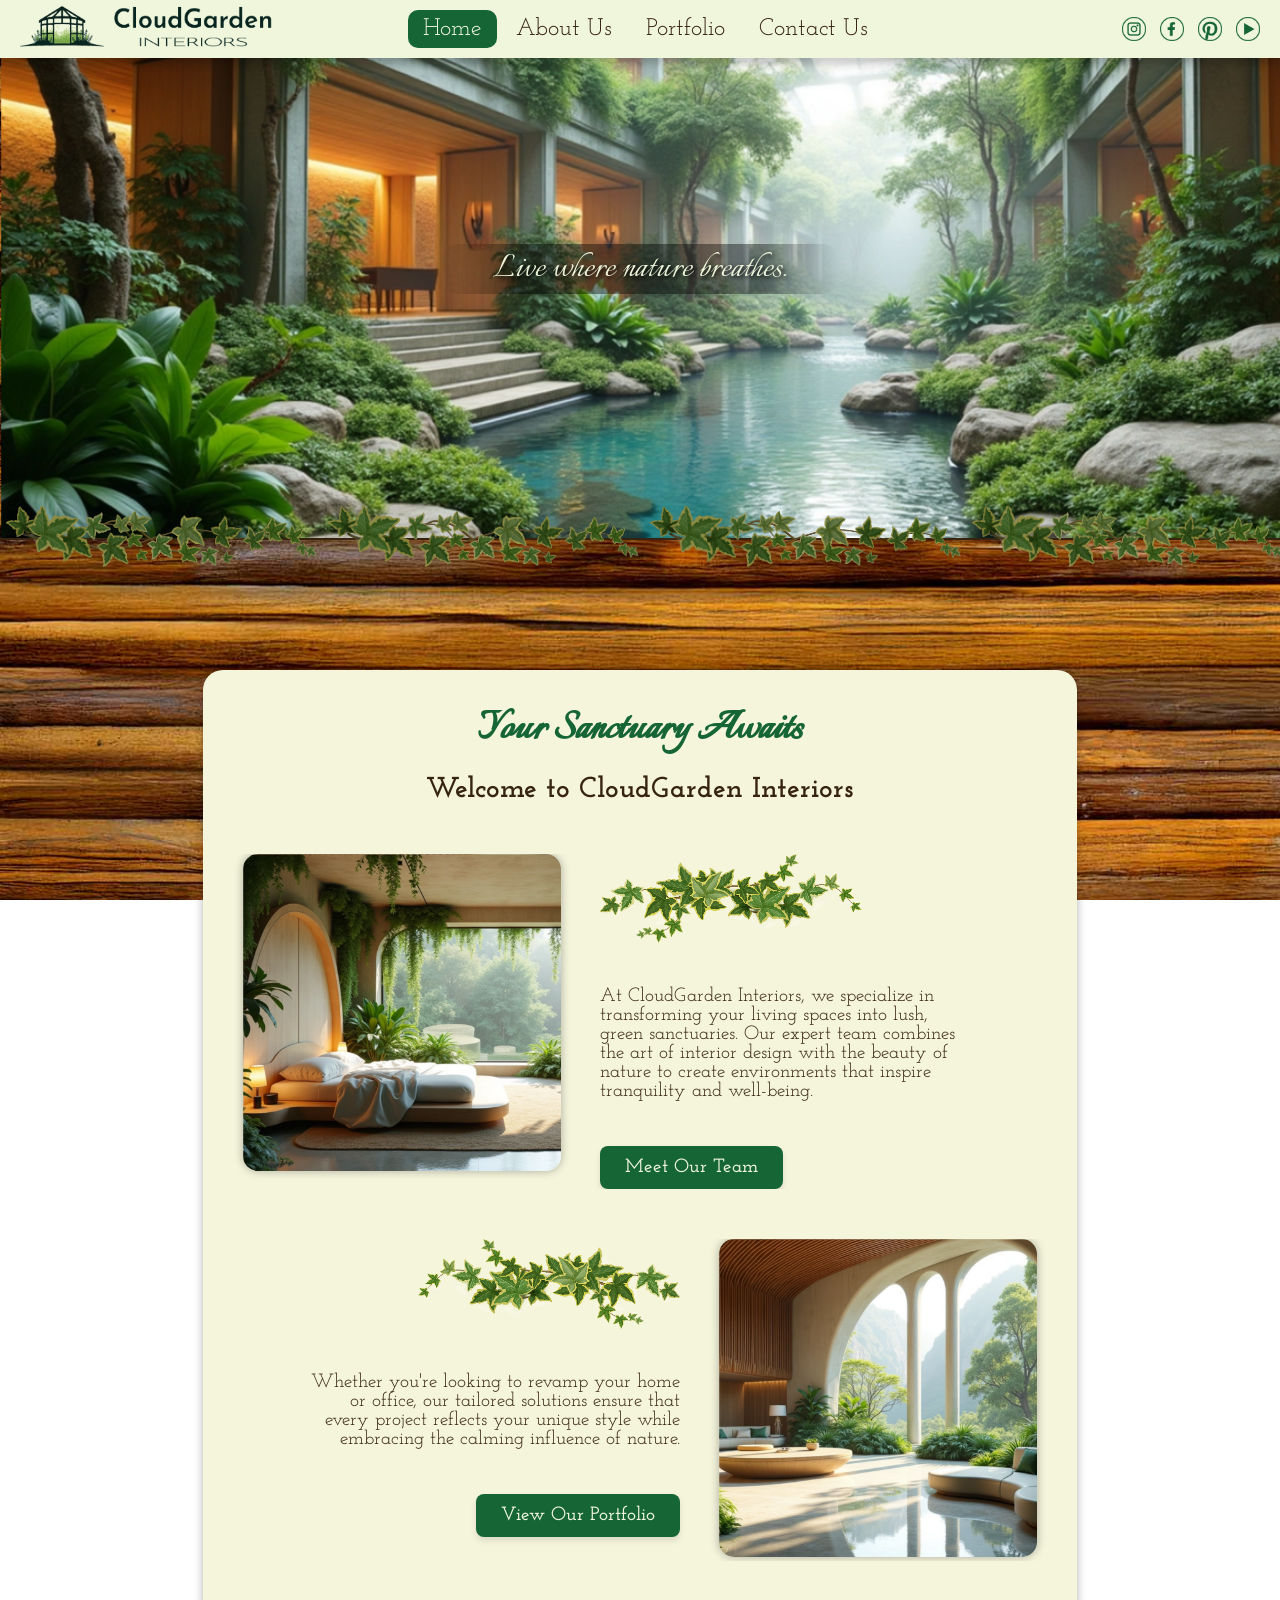
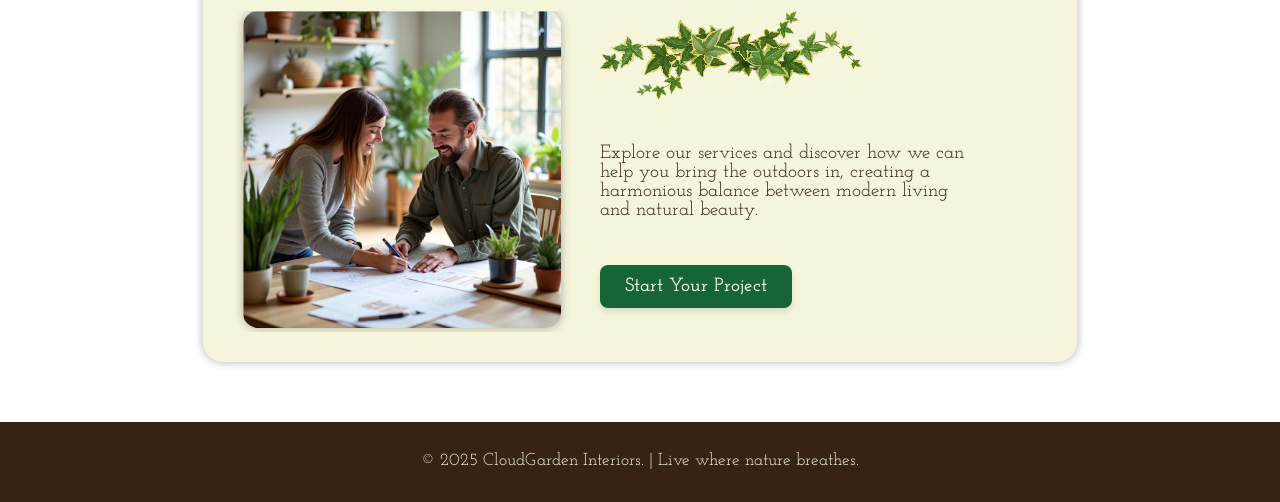
<file: index.html>
<!DOCTYPE html>
<html lang="en">
<head>
  <meta charset="UTF-8">
  <meta name="viewport" content="width=device-width, initial-scale=1.0">
  <link rel="preconnect" href="https://fonts.googleapis.com">
  <link rel="preconnect" href="https://fonts.gstatic.com" crossorigin>
  <link href="https://fonts.googleapis.com/css2?family=Italianno&family=Josefin+Slab:ital,wght@0,100..700;1,100..700;display=swap" rel="stylesheet">
  <link rel="stylesheet" href="css/app.css">
  <title>CloudGarden Interiors Home</title>
</head>
<body>
  <header>
    <p id="headerSlogan">Live where nature breathes.</p>
  </header>

  <div id="fixedNavBar">
    <div id="logo" class="navElement">
      <a href="index.html">
        <img src="assets/images/cloudgarden-logo.png" alt="Cloudgarden Logo">
      </a>
    </div>
    <nav id="desktopNav">
      <a class="navLink active" href="index.html">Home</a>
      <a class="navLink" href="about.html">About Us</a>
      <a class="navLink" href="portfolio.html">Portfolio</a>
      <a class="navLink" href="contact.html">Contact Us</a>
    </nav>
    <button id="menuToggle" aria-label="Toggle Navigation">
      <svg viewBox="0 0 100 80" width="25" height="25" fill="#333">
        <rect width="100" height="15"></rect>
        <rect y="30" width="100" height="15"></rect>
        <rect y="60" width="100" height="15"></rect>
      </svg>
    </button>
    <div id="socialIcons" class="navElement">
      <span>
        <a href="https://www.instagram.com/" target="_blank"> <img src="assets/images/instagram.png" alt="Instagram"></a>
        <a href="https://www.facebook.com/" target="_blank"> <img src="assets/images/facebook.png" alt="Facebook"></a>
        <a href="http://pinterest.com/" target="_blank"> <img src="assets/images/pinterest.png" alt="Pinterest"></a>
        <a href="https://youtube.com/" target="_blank"> <img src="assets/images/youtube.png" alt="Youtube"></a>
      </span>
    </div>
  </div>

  <div id="mobileMenu">
  </div>

  <main id="contentArea">
    <section>
      <div class="contentBox">
        <div>
          <h1>Your Sanctuary Awaits</h1>
        </div>
        <div>
          <h2>Welcome to CloudGarden Interiors</h2>
        </div>
        <div class="introBlurb">
          <div class="blurbLeft">
            <img class="introImg" src="assets/images/bedroom.png" alt="Biophilic Bedroom Design">
          </div>
          <div class="blurbRight">
            <div>
              <img class="blurbVine" src="assets/images/vine1.png" alt="vines">
            </div>
            <div>
              <p class="introText">At CloudGarden Interiors, we specialize in transforming your living spaces into lush, green sanctuaries. Our expert team combines the art of interior design with the beauty of nature to create environments that inspire tranquility and well-being.</p>
            </div>
            <div>
              <a class="ctaButton" href="about.html">Meet Our Team</a>
            </div>
          </div>
        </div>
        <div class="introBlurb">
          <div class="blurbLeft">
            <img class="introImg" src="assets/images/room.png" alt="Biolilic Living Room Design">
          </div>
          <div class="blurbRight">
            <div>
              <img class="blurbVine" src="assets/images/vine1.png" alt="vines">
            </div>
            <div>
              <p class="introText">Whether you're looking to revamp your home or office, our tailored solutions ensure that every project reflects your unique style while embracing the calming influence of nature.</p>
            </div>
            <div>
              <a class="ctaButton" href="portfolio.html">View Our Portfolio</a>
            </div>
          </div>
        </div>
        <div class="introBlurb">
          <div class="blurbLeft">
            <img class="introImg" src="assets/images/planning.png" alt="Bioliphic Design Planning">
          </div>
          <div class="blurbRight">
            <div>
              <img class="blurbVine" src="assets/images/vine1.png" alt="vines">
            </div>
            <div>
              <p class="introText">Explore our services and discover how we can help you bring the outdoors in, creating a harmonious balance between modern living and natural beauty.</p>
            </div>
            <div>
              <a class="ctaButton" href="contact.html">Start Your Project</a>
            </div>
          </div>
        </div>
      </div>
    </section>
  </main>

  <footer>
    <p>&copy; 2025 CloudGarden Interiors. | Live where nature breathes.</p>
  </footer>

  <script src="js/app.js"></script>
</body>
</html>
</file>
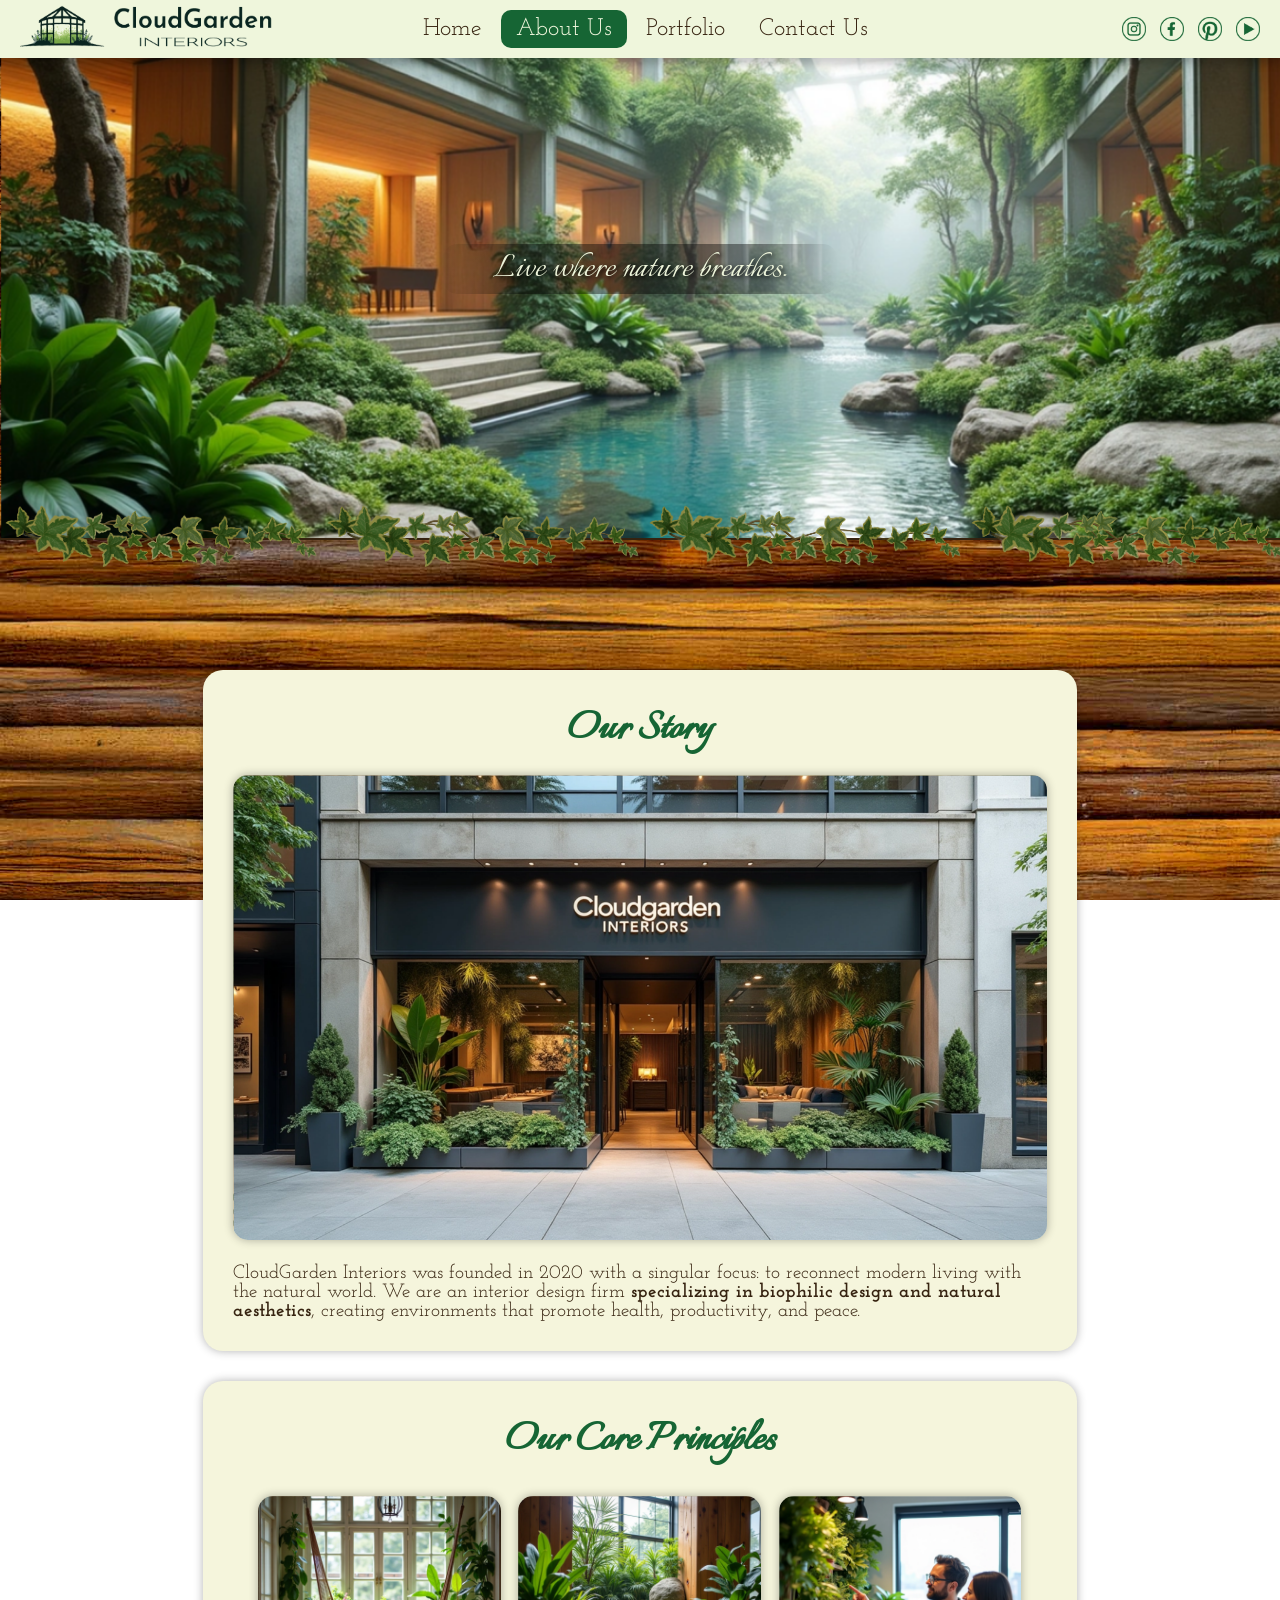
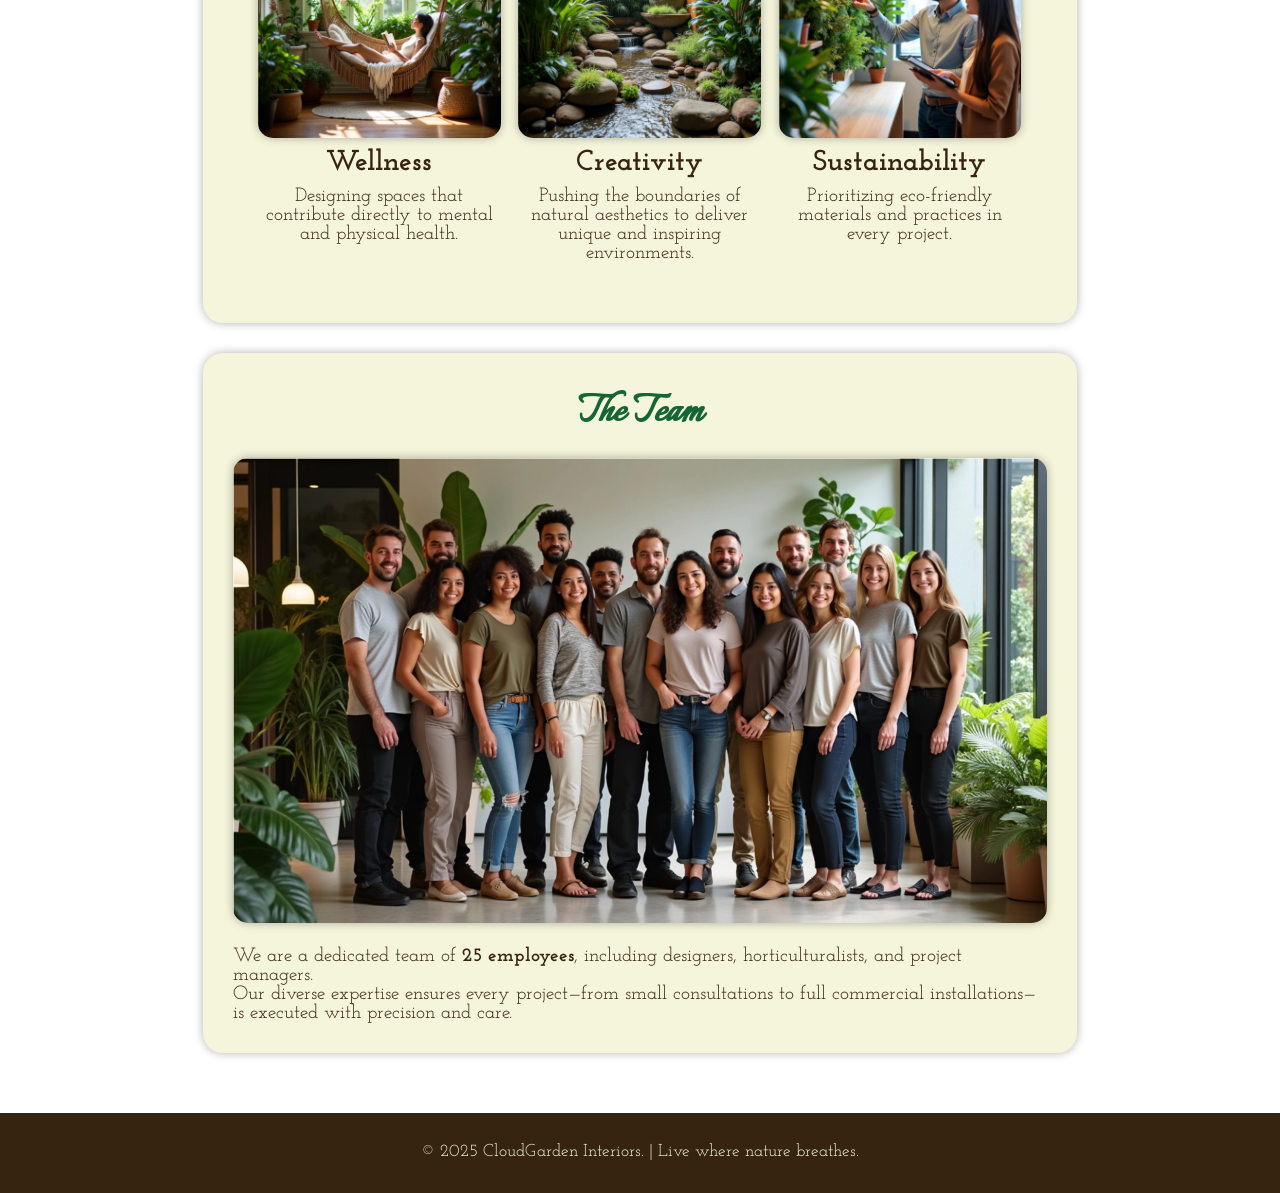
<file: about.html>
<!DOCTYPE html>
<html lang="en">
<head>
  <meta charset="UTF-8">
  <meta name="viewport" content="width=device-width, initial-scale=1.0">
  <link rel="preconnect" href="https://fonts.googleapis.com">
  <link rel="preconnect" href="https://fonts.gstatic.com" crossorigin>
  <link href="https://fonts.googleapis.com/css2?family=Italianno&family=Josefin+Slab:ital,wght@0,100..700;1,100..700;display=swap" rel="stylesheet">
  <link rel="stylesheet" href="css/app.css">
  <title>About CloudGarden Interiors</title>
</head>
<body>
  <header>
    <p id="headerSlogan">Live where nature breathes.</p>
  </header>

  <div id="fixedNavBar">
    <div id="logo" class="navElement">
      <a href="index.html">
        <img src="assets/images/cloudgarden-logo.png" alt="Cloudgarden Logo">
      </a>
    </div>
    <nav id="desktopNav">
      <a class="navLink" href="index.html">Home</a>
      <a class="navLink active" href="about.html">About Us</a>
      <a class="navLink" href="portfolio.html">Portfolio</a>
      <a class="navLink" href="contact.html">Contact Us</a>
    </nav>
    <button id="menuToggle" aria-label="Toggle Navigation">
      <svg viewBox="0 0 100 80" width="25" height="25" fill="#333">
        <rect width="100" height="15"></rect>
        <rect y="30" width="100" height="15"></rect>
        <rect y="60" width="100" height="15"></rect>
      </svg>
    </button>
    <div id="socialIcons" class="navElement">
      <span>
        <a href="https://www.instagram.com/" target="_blank"> <img src="assets/images/instagram.png" alt="Instagram"></a>
        <a href="https://www.facebook.com/" target="_blank"> <img src="assets/images/facebook.png" alt="Facebook"></a>
        <a href="http://pinterest.com/" target="_blank"> <img src="assets/images/pinterest.png" alt="Pinterest"></a>
        <a href="https://youtube.com/" target="_blank"> <img src="assets/images/youtube.png" alt="Youtube"></a>
      </span>
    </div>
  </div>

  <div id="mobileMenu">
  </div>

  <main id="contentArea">
    <section>
      <div class="contentBox">
        <h1>Our Story</h1>
        <img id="storefront" src="assets/images/storefront.png" alt="CloudGarden Storefront">
        <p>CloudGarden Interiors was founded in 2020 with a singular focus: to reconnect modern living with the natural world. We are an interior design firm <b>specializing in biophilic design and natural aesthetics</b>, creating environments that promote health, productivity, and peace.</p>
      </div>

      <div class="contentBox">
        <h1>Our Core Principles</h1>
        <div class="principlesContainer">
          <div class="corePrinciple">
            <img class="aboutImage" src="assets/images/wellness.png" alt="CloudGarden Wellness">
            <div class="aboutBlurb">
              <h2>Wellness</h2>
              <p>Designing spaces that contribute directly to mental and physical health.</p>
            </div>
          </div>
          <div class="corePrinciple">
            <img class="aboutImage" src="assets/images/creativity.png" alt="CloudGarden Creativity">
            <div class="aboutBlurb">
              <h2>Creativity</h2>
              <p>Pushing the boundaries of natural aesthetics to deliver unique and inspiring environments.</p>
            </div>
          </div>
          <div class="corePrinciple">
            <img class="aboutImage" src="assets/images/sustainability.png" alt="CloudGarden Sustainability">
            <div class="aboutBlurb">
              <h2>Sustainability</h2>
              <p>Prioritizing eco-friendly materials and practices in every project.</p>
            </div>
          </div>
        </div>
      </div>

      <div class="contentBox"> 
        <h1>The Team</h1> 
        <img id="team" src="assets/images/team.png" alt="CloudGarden Team">
        <p>We are a dedicated team of <b>25 employees</b>, including designers, horticulturalists, and project managers.</p>
        <p>Our diverse expertise ensures every project—from small consultations to full commercial installations—is executed with precision and care.</p>
      </div>
    </section>
  </main>

  <footer>
    <p>&copy; 2025 CloudGarden Interiors. | Live where nature breathes.</p>
  </footer>

  <script src="js/app.js"></script>
</body>
</html>
</file>
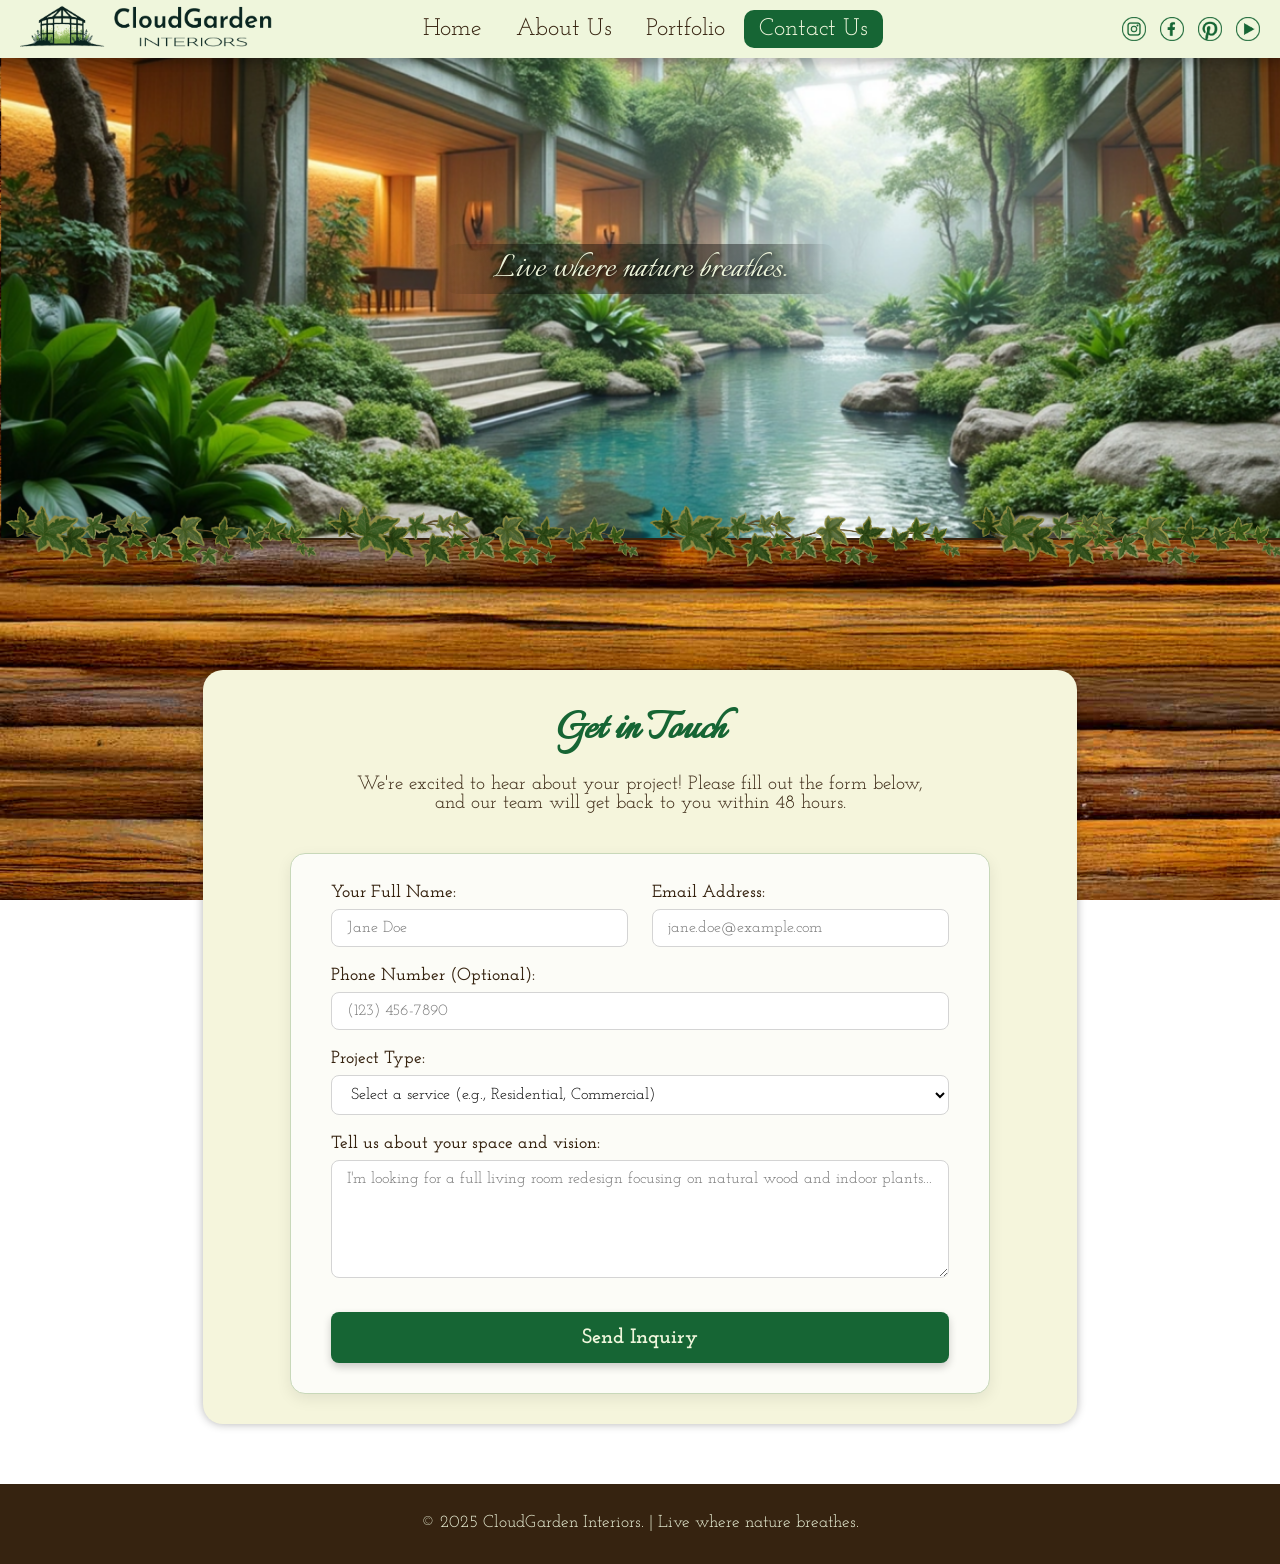
<file: contact.html>
<!DOCTYPE html>
<html lang="en">
<head>
  <meta charset="UTF-8">
  <meta name="viewport" content="width=device-width, initial-scale=1.0">
  <link rel="preconnect" href="https://fonts.googleapis.com">
  <link rel="preconnect" href="https://fonts.gstatic.com" crossorigin>
  <link href="https://fonts.googleapis.com/css2?family=Italianno&family=Josefin+Slab:ital,wght@0,100..700;1,100..700;display=swap" rel="stylesheet">
  <link rel="stylesheet" href="css/app.css">
  <title>CloudGarden Interiors Contact</title>
</head>
<body>
  <header>
    <p id="headerSlogan">Live where nature breathes.</p>
  </header>

  <div id="fixedNavBar">
    <div id="logo" class="navElement">
      <a href="index.html">
        <img src="assets/images/cloudgarden-logo.png" alt="Cloudgarden Logo">
      </a>
    </div>
    <nav id="desktopNav">
      <a class="navLink" href="index.html">Home</a>
      <a class="navLink" href="about.html">About Us</a>
      <a class="navLink" href="portfolio.html">Portfolio</a>
      <a class="navLink active" href="contact.html">Contact Us</a>
    </nav>
    <button id="menuToggle" aria-label="Toggle Navigation">
      <svg viewBox="0 0 100 80" width="25" height="25" fill="#333">
        <rect width="100" height="15"></rect>
        <rect y="30" width="100" height="15"></rect>
        <rect y="60" width="100" height="15"></rect>
      </svg>
    </button>
    <div id="socialIcons" class="navElement">
      <span>
        <a href="https://www.instagram.com/" target="_blank"> <img src="assets/images/instagram.png" alt="Instagram"></a>
        <a href="https://www.facebook.com/" target="_blank"> <img src="assets/images/facebook.png" alt="Facebook"></a>
        <a href="http://pinterest.com/" target="_blank"> <img src="assets/images/pinterest.png" alt="Pinterest"></a>
        <a href="https://youtube.com/" target="_blank"> <img src="assets/images/youtube.png" alt="Youtube"></a>
      </span>
    </div>
  </div>

  <div id="mobileMenu">
  </div>

  <main id="contentArea">
    <section>
      <div class="contentBox">
        <div>
          <h1>Get in Touch</h1>
        </div>
        <p class="contactIntro">
          We're excited to hear about your project! Please fill out the form below, and our team will get back to you within 48 hours.
        </p>

        <form class="contactForm">
          <div class="formGroup floatGroup">
            <div class="floatInputLeft">
              <label for="name">Your Full Name:</label>
              <input type="text" id="name" name="name" required placeholder="Jane Doe">
            </div>

            <div class="floatInputRight">
              <label for="email">Email Address:</label>
              <input type="email" id="email" name="email" required placeholder="jane.doe@example.com">
            </div>
            
            <div class="clearfix"></div> 
          </div>
          
          <div class="formGroup">
            <label for="phone">Phone Number (Optional):</label>
            <input type="tel" id="phone" name="phone" placeholder="(123) 456-7890">
          </div>
          
          <div class="formGroup">
            <label for="subject">Project Type:</label>
            <select id="subject" name="subject" required>
              <option value="" disabled selected>Select a service (e.g., Residential, Commercial)</option>
              <option value="Residential">Residential Design (Home/Apartment)</option>
              <option value="Commercial">Commercial/Office Design</option>
              <option value="Consultation">Biophilic Consultation Only</option>
              <option value="Other">Other Inquiry</option>
            </select>
          </div>
          
          <div class="formGroup">
            <label for="message">Tell us about your space and vision:</label>
            <textarea id="message" name="message" rows="6" required placeholder="I'm looking for a full living room redesign focusing on natural wood and indoor plants..."></textarea>
          </div>
          
          <button type="submit" class="submitButton">Send Inquiry</button>
        </form>
      </div>
    </section>
  </main>

  <footer>
    <p>&copy; 2025 CloudGarden Interiors. | Live where nature breathes.</p>
  </footer>

  <script src="js/app.js"></script>
</body>
</html>
</file>
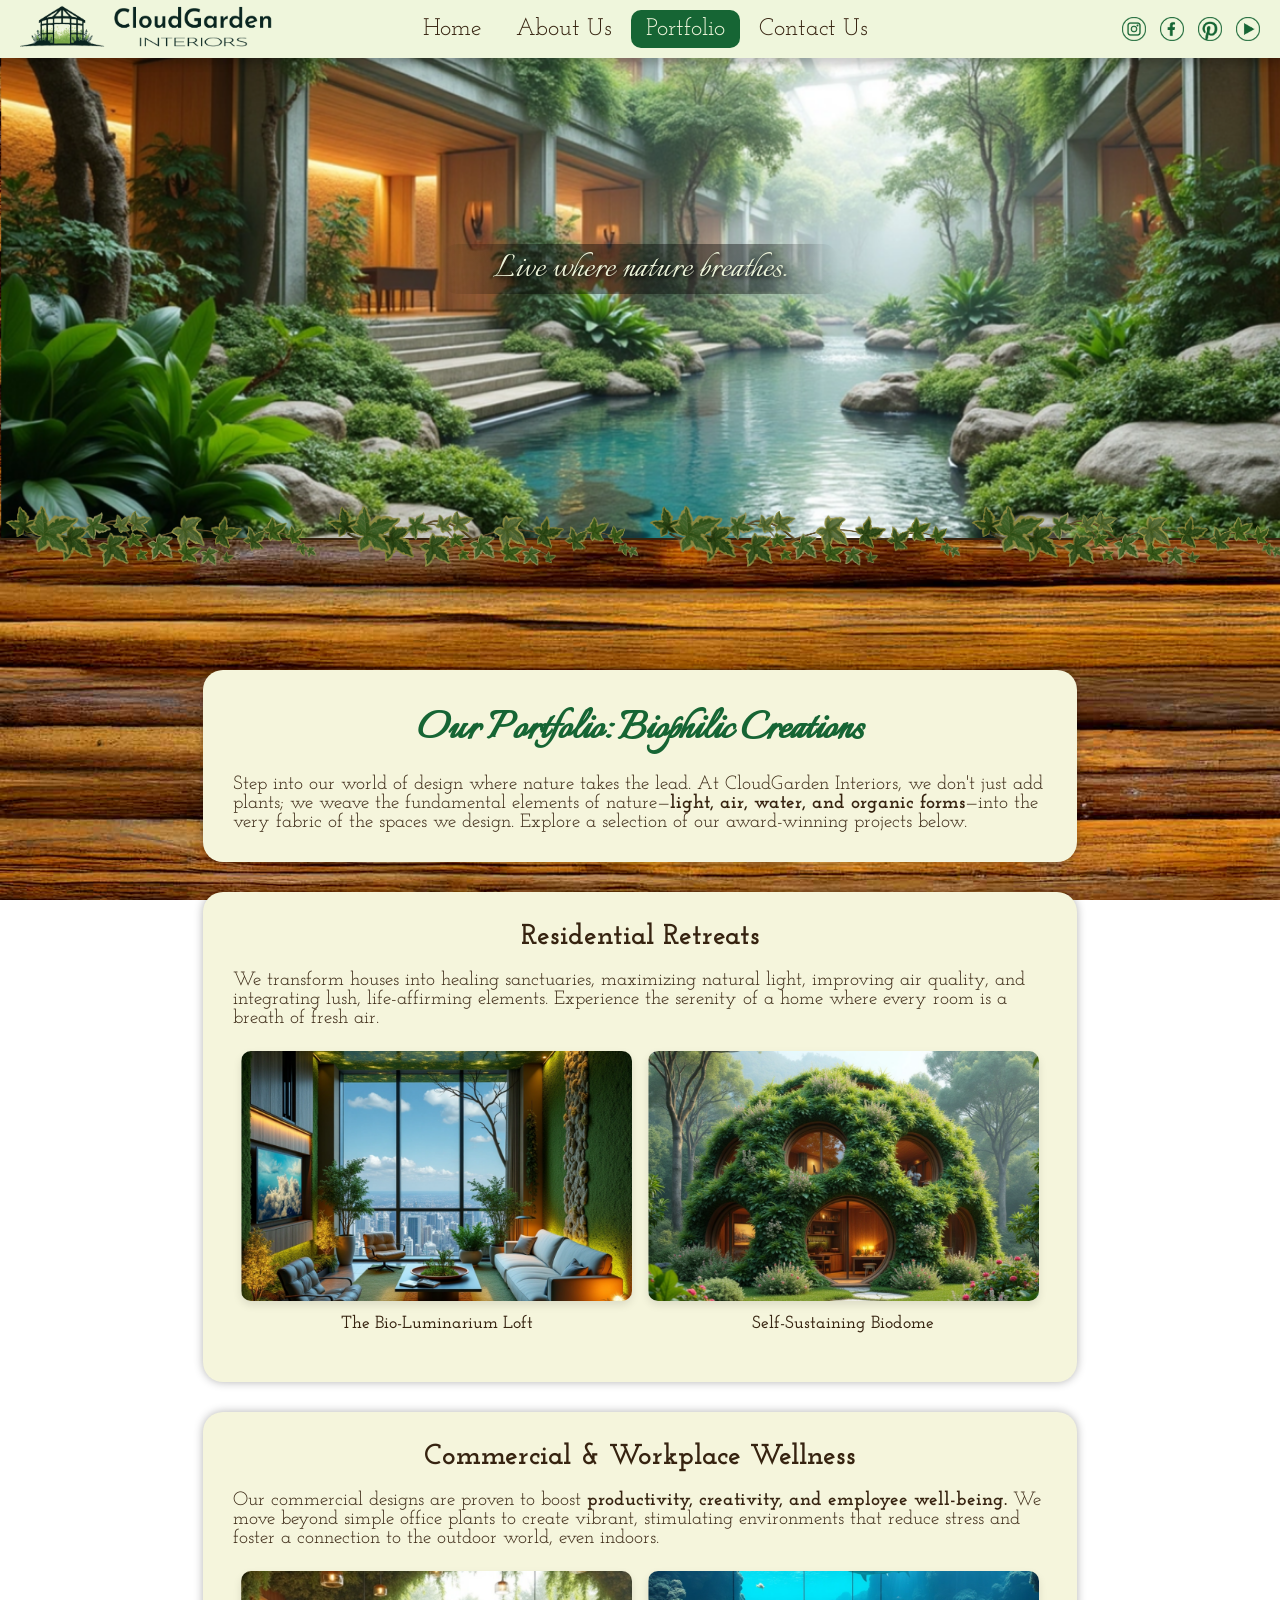
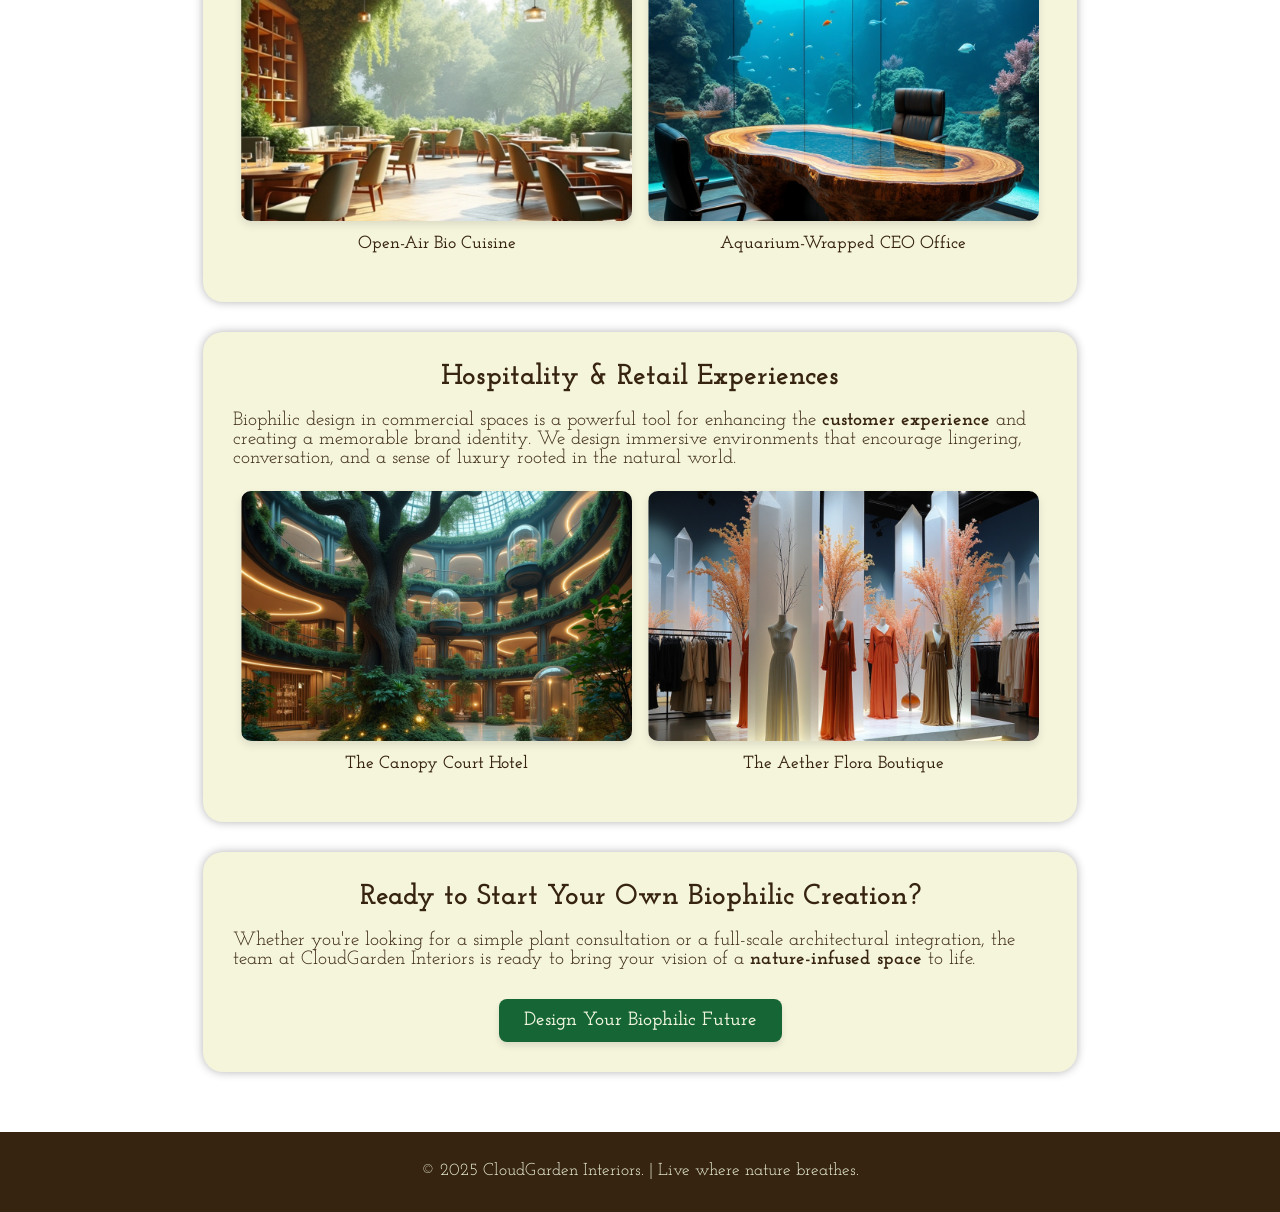
<file: portfolio.html>
<!DOCTYPE html>
<html lang="en">
<head>
  <meta charset="UTF-8">
  <meta name="viewport" content="width=device-width, initial-scale=1.0">
  <link rel="preconnect" href="https://fonts.googleapis.com">
  <link rel="preconnect" href="https://fonts.gstatic.com" crossorigin>
  <link href="https://fonts.googleapis.com/css2?family=Italianno&family=Josefin+Slab:ital,wght@0,100..700;1,100..700;display=swap" rel="stylesheet">
  <link rel="stylesheet" href="css/app.css">
  <title>CloudGarden Interiors Services</title>
</head>
<body>
    <header>
      <p id="headerSlogan">Live where nature breathes.</p>
    </header>
    <div id="fixedNavBar">
        <div id="logo" class="navElement">
            <a href="index.html">
                <img src="assets/images/cloudgarden-logo.png" alt="Cloudgarden Logo">
            </a>
        </div>
        <nav id="desktopNav">
            <a class="navLink" href="index.html">Home</a>
            <a class="navLink" href="about.html">About Us</a>
            <a class="navLink active" href="portfolio.html">Portfolio</a>
            <a class="navLink" href="contact.html">Contact Us</a>
        </nav>
        <button id="menuToggle" aria-label="Toggle Navigation">
          <svg viewBox="0 0 100 80" width="25" height="25" fill="#362310">
            <rect width="100" height="15"></rect>
            <rect y="30" width="100" height="15"></rect>
            <rect y="60" width="100" height="15"></rect>
          </svg>
        </button>
        <div id="socialIcons" class="navElement">
            <span>
              <a href="https://www.instagram.com/" target="_blank"> <img src="assets/images/instagram.png" alt="Instagram"></a>
              <a href="https://www.facebook.com/" target="_blank"> <img src="assets/images/facebook.png" alt="Facebook"></a>
              <a href="http://pinterest.com/" target="_blank"> <img src="assets/images/pinterest.png" alt="Pinterest"></a>
              <a href="https://youtube.com/" target="_blank"> <img src="assets/images/youtube.png" alt="Youtube"></a>
            </span>
        </div>
    </div>
    
    <div id="mobileMenu">
    </div>
    <main id="contentArea">
      <section>
        <div class="contentBox">
          <div>
            <h1>Our Portfolio: Biophilic Creations</h1>
            <p>Step into our world of design where nature takes the lead. At CloudGarden Interiors, we don't just add plants; we weave the fundamental elements of nature—<b>light, air, water, and organic forms</b>—into the very fabric of the spaces we design. Explore a selection of our award-winning projects below.</p>
          </div>
        </div>
        <div class="contentBox">
          <h2>Residential Retreats</h2>
          <p>We transform houses into healing sanctuaries, maximizing natural light, improving air quality, and integrating lush, life-affirming elements. Experience the serenity of a home where every room is a breath of fresh air.</p>
            <div class="portfolioItem">
              <img class="portfolioImage" src="assets/images/apartment.png" alt="The Bio-Luminarium Loft">
              <p>The Bio-Luminarium Loft</p>
            </div>
            <div class="portfolioItem">
              <img class="portfolioImage" src="assets/images/dome.png" alt="Self-Sustaining Biodome Bliss">
              <p>Self-Sustaining Biodome</p>
            </div>
          </div>
          <div class="contentBox">
          <h2>Commercial & Workplace Wellness</h2>
          <p>Our commercial designs are proven to boost <b>productivity, creativity, and employee well-being.</b> We move beyond simple office plants to create vibrant, stimulating environments that reduce stress and foster a connection to the outdoor world, even indoors.</p>
            <div class="portfolioItem">
              <img class="portfolioImage" src="assets/images/restaurant.png" alt="Open-Air Bio Cuisine">
              <p>Open-Air Bio Cuisine</p>
            </div>
            <div class="portfolioItem">
              <img class="portfolioImage" src="assets/images/office.png" alt="Aquarium-Wrapped CEO Office">
              <p>Aquarium-Wrapped CEO Office</p>
            </div>
          </div>
          <div class="contentBox">
          <h2>Hospitality & Retail Experiences</h2>
          <p>Biophilic design in commercial spaces is a powerful tool for enhancing the <b>customer experience</b> and creating a memorable brand identity. We design immersive environments that encourage lingering, conversation, and a sense of luxury rooted in the natural world.</p>
            <div class="portfolioItem">
              <img class="portfolioImage" src="assets/images/retail.png" alt="The Canopy Court Hotel">
              <p>The Canopy Court Hotel</p>
            </div>
            <div class="portfolioItem">
              <img class="portfolioImage" src="assets/images/clothing.png" alt="The Aether Flora Boutique">
              <p>The Aether Flora Boutique</p>
            </div>
          </div>
          <div class="contentBox">
            <h2>Ready to Start Your Own Biophilic Creation?</h2>
            <p>Whether you're looking for a simple plant consultation or a full-scale architectural integration, the team at CloudGarden Interiors is ready to bring your vision of a <b>nature-infused space</b> to life.</p>
            <div class="ctaContainer">
              <a class="ctaButton" href="contact.html">Design Your Biophilic Future</a>
            </div>
          </div>
      </section>
    </main>
   <footer>
      <p>&copy; 2025 CloudGarden Interiors. | Live where nature breathes.</p>
    </footer>

    <script src="js/app.js"></script>
</body>
</html>
</file>
<file: css/app.css>
* {
  padding: 0;
  margin: 0;
  box-sizing: border-box;
  scroll-behavior: smooth;
}

body {
  background-image: url(../assets/images/logs.jpg);
  background-size: cover;
  background-attachment: fixed;
  min-height: 100vh;
  color: #362310;
}

p {
  font-family: "Josefin Slab", serif;
  font-size: 1.2em;
  color: #362310;
}

h1 {
  font-family: "Italianno", cursive;
  font-size: 3em;
  color: #166534; 
  text-align: center;
  margin-bottom: 15px;
}

h2 {
  font-family: "Josefin Slab", serif;
  font-size: 1.8em;
  color: #362310;
  text-align: center;
  margin-bottom: 20px;
}

/* Clearfix Hack - clears floats within a parent container */
.clearfix::after {
  content: "";
  display: table;
  clear: both;
}

header {
  width: 100%;
  height: 60vh;
  background-image: url(../assets/images/header-background.png);
  z-index: 10;
  position: relative; 
  top: 0; 
  background-repeat: no-repeat;
  background-size: cover;
  border-bottom: 2px solid #362310;
}

header::before,
header::after {
  content: '';
  position: absolute;
  bottom: -35px; 
  width: 100%; 
  height: 70px; 
  background-image: url(../assets/images/vine-horizontal-line.png);
  background-size: contain;
  background-repeat: repeat;
  filter: brightness(0.7); 
  z-index: 20; 
}

#headerSlogan {
  font-family: "Italianno", cursive;
  font-size: 2.5em; 
  color: #eff6dc;
  background: linear-gradient(to right, rgba(0, 0, 0, 0) 0%, rgba(0, 0, 0, 0.4) 20%, rgba(0, 0, 0, 0.4) 80%, rgba(0, 0, 0, 0) 100%);
  position: absolute;
  top: 50%; 
  left: 50%; 
  transform: translate(-50%, -50%); 
  z-index: 120;
  text-shadow: 2px 2px 4px #000000;
  padding-left: 50px;
  padding-right: 50px;
  border-radius: 15px;
  white-space: nowrap;
}

#fixedNavBar {
  position: fixed;
  top: 0;
  width: 100%;
  z-index: 500;
  background-color: #eff6dc; 
  box-shadow: 0px 6px 8px rgba(0, 0, 0, 0.2);
  display: flex; 
  align-items: center;
  justify-content: space-between;
  padding: 0 20px;
}

.navElement {
  padding: 5px 0;
}

#logo {
  width: 260px;
}

#logo img {
  width: 100%;
  height: auto;
}

#logoContainer {
  display: none; 
}

/* elements grow equally to fill the space */
nav {
  flex-grow: 1; 
  text-align: center; 
}

.navLink {
  font-family: "Josefin Slab", serif; 
  font-size: 1.5em; 
  padding: 7px 15px; 
  display: inline-block; 
  text-decoration: none; 
  color: #362310;
  white-space: nowrap;
  transition: background-color 0.3s, color 0.3s, border-radius 0.3s; 
}

.navLink:hover {
  background-color: #362310;
  color: #eff6dc;
  border-radius: 10px;
}

.navLink.active {
  background-color: #166534; 
  color: #eff6dc;
  border-radius: 10px;
}

#socialIcons {
  width: 250px; 
  text-align: right; 
}

#socialIcons img {
  width: 24px;
  height: 24px;
  margin-left: 10px;
  vertical-align: middle;
}

#menuToggle {
  display: none; 
  background: none;
  border: none;
  cursor: pointer;
  padding: 10px;
  z-index: 510;
  transition: transform 0.2s; 
}

#menuToggle:hover {
  transform: scale(1.1);
}

#mobileMenu {
  position: fixed;
  top: 100px; 
  width: 100%;
  background-color: #f5f5dc; 
  box-shadow: 0 4px 6px rgba(0, 0, 0, 0.1);
  transform: translateY(-100%);
  opacity: 0;
  visibility: hidden;
  transition: transform 0.3s ease-out, opacity 0.3s ease-out, visibility 0.3s;
  z-index: 490;
  display: flex; 
  flex-direction: column;
  align-items: center;
  padding: 20px 0;
  pointer-events: none;
}

#mobileMenu.open {
  transform: translateY(0);
  opacity: 1;
  visibility: visible;
  pointer-events: auto; 
}

#mobileMenu .navLink {
  width: 90%; 
  text-align: center;
  margin: 8px 0;
  font-size: 1.5em; 
  border-bottom: 1px solid #ddd; 
}

#mobileSocial {
  padding-top: 20px;
  margin-top: 10px;
  border-top: 1px solid #ddd;
  width: 90%; 
  text-align: center;
}

#mobileSocial img {
  width: 30px; 
  height: 30px;
  margin: 0 12px;
}

#contentArea {
  margin-top: 100px; 
  width: 90%; 
  margin-left: auto;
  margin-right: auto;
  padding: 30px;
  border-radius: 15px;
  min-height: 50vh;
}

.contentBox {
  background-color: #f5f5dc; 
  border-radius: 20px;
  width: 80%;
  margin: 0px auto 30px auto; 
  padding: 30px;
  box-shadow: 0 0 10px rgba(0, 0, 0, 0.3);
  overflow: auto; /* clears the floats within the contentBox */
}

.introBlurb {
  clear: both; 
  overflow: auto; 
  margin-top: 50px; 
  padding: 0 10px; 
}

.introImg {
  width: 100%; 
  height: auto;
  border-radius: 15px;
  box-shadow: 0 0 10px rgba(0, 0, 0, 0.3);
}

.introText {
  margin-bottom: 30px;
  width: 85%;
}

.blurbLeft {
  float: left;
  width: 40%;
  margin-right: 5%;
}

.blurbRight {
  float: left;
  width: 55%;
}

.blurbVine {
  width: 60%; 
  margin-bottom: 40px;
}

.introBlurb:nth-child(even) .blurbLeft {
  float: right;
  margin-right: 0;
  margin-left: 5%;
}

.introBlurb:nth-child(even) .blurbRight {
  float: left;
  text-align: right;
}

.introBlurb:nth-child(even) .blurbVine,
.introBlurb:nth-child(even) .introText {
  margin-left: auto;
  margin-right: 0;
}

.introBlurb:nth-child(odd) .blurbVine {
  transform: scaleX(-1);
}

.ctaButton {
  display: inline-block;
  background-color: #166534; 
  color: #eff6dc;
  font-family: "Josefin Slab", serif;
  font-size: 1.2em;
  font-weight: 600;
  text-decoration: none;
  padding: 12px 25px;
  border-radius: 8px;
  margin-top: 15px;
  transition: background-color 0.3s, transform 0.3s; 
  box-shadow: 0 4px 6px rgba(0, 0, 0, 0.1);
}

.ctaButton:hover {
  background-color: #362310;
  color: #eff6dc;
  cursor: pointer;
  transform: translateY(-2px) scale(1.02); 
}

.ctaContainer {
  text-align: center;
  width: 100%; 
  margin-top: 15px;
}

#storefront, 
#team {
  width: 100%;
  height: auto;
  border-radius: 15px;
  box-shadow: 0 0 10px rgba(0, 0, 0, 0.3);
  margin-bottom: 20px;
}

.principlesContainer {
  width: 96%; 
  margin: 0 auto; 
  overflow: auto; 
}

.corePrinciple {
  float: left;
  width: 31%; 
  margin: 10px 1.15% 30px 1.15%;
  text-align: center;
}

.aboutImage {
  width: 100%; 
  height: auto;
  display: block; 
  border-radius: 15px;
  box-shadow: 0 0 10px rgba(0, 0, 0, 0.3);
  margin: 0 0 10px 0; 
}

.aboutBlurb {
  width: 100%;
  text-align: center;
}

.aboutBlurb p {
  padding: 0 5px; 
}

.aboutBlurb h2 {
  margin-bottom: 10px;
}

.contactIntro {
  text-align: center;
  max-width: 600px;
  margin: 0 auto 40px auto;
  color: #362310;
}

.contactForm {
  max-width: 700px;
  margin: 0 auto;
  padding: 30px 40px;
  border: 1px solid #c8d8b9; 
  border-radius: 15px;
  background-color: #fcfcf7; 
  box-shadow: 0 5px 15px rgba(0, 0, 0, 0.08);
}

.formGroup {
  margin-bottom: 20px;
}

.contactForm label {
  font-family: "Josefin Slab", serif;
  font-weight: 600;
  display: block;
  margin-bottom: 8px;
  color: #362310; 
  font-size: 1.1em;
}

.contactForm input[type="text"],
.contactForm input[type="email"],
.contactForm input[type="tel"],
.contactForm select,
.contactForm textarea {
  width: 100%;
  padding: 10px 15px;
  border: 1px solid #d4d4d4;
  border-radius: 8px;
  font-family: "Josefin Slab", serif;
  font-size: 1em;
  background-color: #ffffff;
  transition: border-color 0.3s, box-shadow 0.3s;
}

.contactForm textarea {
  resize: vertical; 
}

.contactForm input:focus,
.contactForm select:focus,
.contactForm textarea:focus {
  border-color: #166534; 
  outline: none;
  box-shadow: 0 0 0 3px rgba(22, 101, 52, 0.2);
}

.floatGroup {
  overflow: auto; 
}

.floatInputLeft {
  float: left;
  width: 48%;
  margin-right: 4%; 
}

.floatInputRight {
  float: left;
  width: 48%;
}

.submitButton {
  display: block;
  width: 100%; 
  padding: 15px;
  margin-top: 30px;
  background-color: #166534; 
  color: #eff6dc; 
  font-family: "Josefin Slab", serif;
  font-size: 1.3em;
  font-weight: 700;
  border: none;
  border-radius: 8px;
  cursor: pointer;
  transition: background-color 0.3s, transform 0.3s; 
  box-shadow: 0 4px 8px rgba(0, 0, 0, 0.2);
}

.submitButton:hover {
  background-color: #362310; 
  transform: translateY(-2px); 
  box-shadow: 0 6px 10px rgba(0, 0, 0, 0.25);
}

.portfolioItem {
  float: left; 
  width: 48%; 
  margin: 1%; 
  text-align: center;
  box-sizing: border-box; 
  margin-bottom: 20px; 
}

.portfolioItem img {
  width: 100%; 
  height: 250px; 
  object-fit: cover; 
  border-radius: 10px;
  box-shadow: 0 4px 8px rgba(0, 0, 0, 0.1);
  margin-bottom: 10px;
}

.portfolioItem p {
  font-size: 1.1em;
  color: #362310;
  font-weight: 600;
}

.portfolioImage { 
  box-shadow: 0 4px 8px rgba(0, 0, 0, 0.1);
  margin-top: 15px;
}

footer {
  width: 100%;
  height: 80px;
  background-color: #362310;
  text-align: center;
  position: relative; 
  bottom: 0;
  padding-top: 30px;
  font-size: .9em;
}

footer > p {
  color: #eff6dc;
}

@media (max-width: 1200px) {
  #headerSlogan {
    font-size: 1.5em; 
  }

  .navLink {
    font-size: 1.3em; 
  }

  #logo {
    width: 200px;
  }

  #socialIcons {
    width: 150px; 
  }

  #socialIcons img {
    width: 20px;
    height: 20px;
    margin-left: 8px;
  }

  p {
    font-size: 1em;
  }

  h1 {
    font-size: 3em;
  }

  h2 {
    font-size: 1.2em;
    margin-bottom: 15px;
  }

  .blurbVine {
    margin-bottom: 10px;
  }

  .ctaButton {
    font-size: .9em;
    padding: 10px 20px;
    margin-top: 10px;
  }
}

@media (max-width: 1000px) {
  #headerSlogan {
    font-size: 1.3em; 
  }

  .navLink {
    font-size: 1em; 
  }

  #logo {
    width: 150px;
  }

  #socialIcons {
    width: 130px; 
  }

  #socialIcons img {
    width: 17px;
    height: 17px;
    margin-left: 6px;
  }

  p {
    font-size: 1em;
  }

  h1 {
    font-size: 2.5em;
  }

  h2 {
    font-size: 1.2em;
    margin-bottom: 15px;
  }

  .blurbLeft {
    float: none;
    width: 100%;
    margin-right: 0;
  }

  .blurbRight {
    float: none;
    width: 100%;
    text-align: left; 
  }
  
  .introBlurb:nth-child(even) .blurbLeft {
    float: none;
    margin-left: 0;
    margin-right: 0;
  }

  .introBlurb:nth-child(even) .blurbRight {
    float: none;
    text-align: left;
  }

  .introBlurb:nth-child(even) .blurbVine,
  .introBlurb:nth-child(even) .introText {
    margin-left: initial;
    margin-right: initial;
  }
  
  footer {
    height: 60px;
    padding-top: 20px;
    font-size: .8em;
  }
}

@media (max-width: 800px) {
  #desktopNav { 
    display: none;
  }

  #socialIcons {
    display: none; 
  }

  #menuToggle {
    display: block;
  }

  #fixedNavBar {
    justify-content: space-between;
  }

  #logo {
    width: 180px;
  }
  
  #headerSlogan {
    font-size: 1.1em;
    padding-left: 20px;
    padding-right: 20px;
  }

  h1 {
    font-size: 2em;
  }

  h2 {
    font-size: 1em;
    margin-bottom: 10px;
  }

  p {
    font-size: 0.9em;
  }

  .principlesContainer {
    width: 100%;
    margin: 0;
    padding: 0 10px; 
  }

  .corePrinciple {
    float: none; 
    width: 100%; 
    margin: 20px 0; 
  }

  #team {
    max-width: 90%;
    display: block;
    margin: 0 auto 20px auto;
  }

  .portfolioItem {
    width: 98%; 
    float: none;
    margin: 1% auto; 
  }
}
</file>
